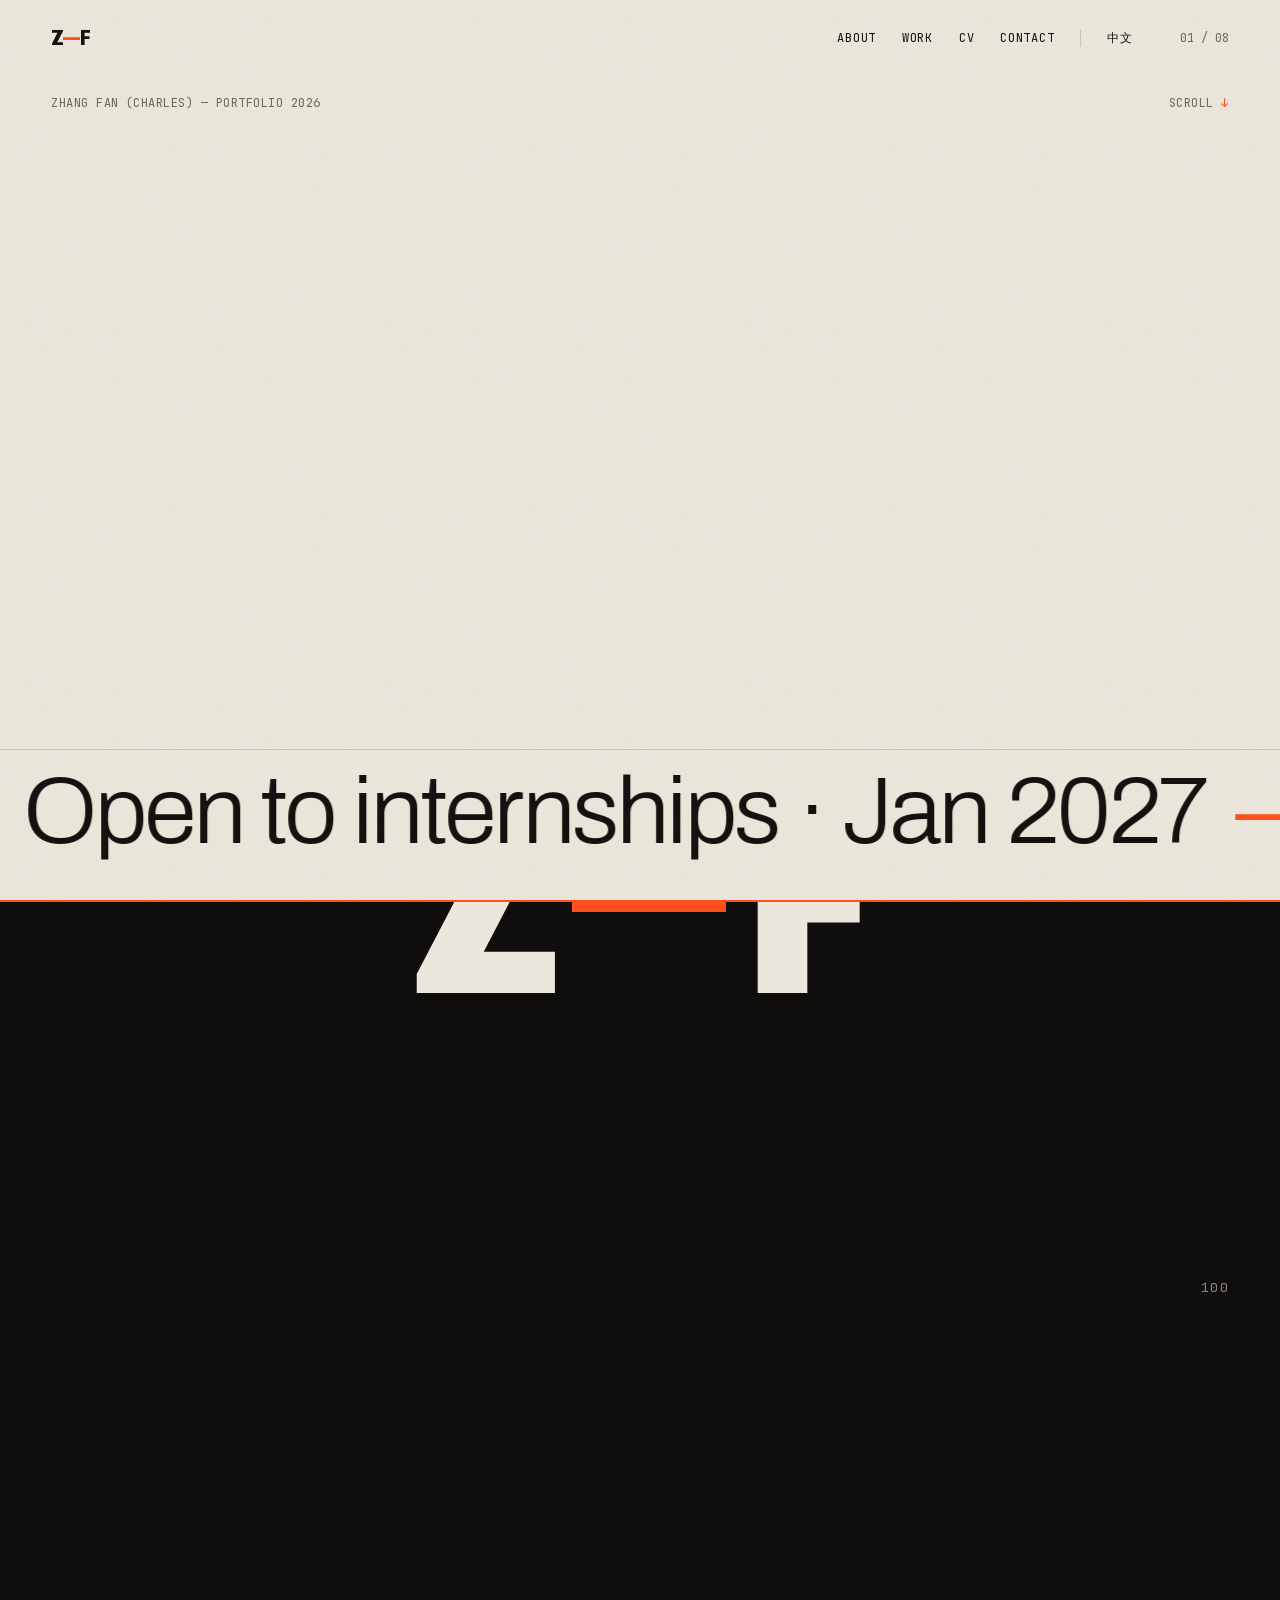
<file: index.html>
<!doctype html>
<html lang="en">
<head>
  <meta charset="utf-8">
  <meta name="viewport" content="width=device-width, initial-scale=1">
  <title>Zhang Fan — Agents, Games &amp; Stories</title>
  <meta name="description" content="Portfolio of Zhang Fan (Charles): AI agent engineering, game development and AI filmmaking.">
  <meta name="theme-color" content="#eee9df">
  <link rel="icon" href="data:image/svg+xml,%3Csvg xmlns='http://www.w3.org/2000/svg' viewBox='0 0 64 64'%3E%3Crect width='64' height='64' rx='12' fill='%230f0e0d'/%3E%3Crect x='14' y='29' width='36' height='6' fill='%23ff4f1a'/%3E%3C/svg%3E">
  <link rel="alternate" hreflang="en" href="https://zhangjunqiu-alan.github.io/">
  <link rel="alternate" hreflang="zh-CN" href="https://zhangjunqiu-alan.github.io/zh/">
  <link rel="preload" href="assets/fonts/Archivo.woff2" as="font" type="font/woff2" crossorigin>
  <script>(function(){var r=matchMedia("(prefers-reduced-motion: reduce)").matches,c=document.documentElement.classList;c.add(!r&&innerWidth>=900&&innerHeight>=600?"split":"flow");if(!r)c.add("intro-on")})()</script>
  <link rel="stylesheet" href="assets/fonts/fonts.css">
  <link rel="stylesheet" href="style.css">
  <script src="assets/vendor/lenis.min.js" defer></script>
  <script src="main.js" defer></script>
</head>
<body>
  <div class="intro" id="intro" aria-hidden="true">
    <div class="intro-half intro-top"><div class="intro-face"><span class="mono-mark"><b>Z</b><i></i><b>F</b></span><span class="intro-count">000</span></div></div>
    <div class="intro-half intro-bot"><div class="intro-face"><span class="mono-mark"><b>Z</b><i></i><b>F</b></span><span class="intro-count">000</span></div></div>
  </div>

  <header class="bar" id="bar" data-theme="paper">
    <a class="bar-logo" href="#top" data-goto="0" aria-label="Back to top">Z<span>—</span>F</a>
    <nav class="bar-nav" aria-label="Sections">
      <a href="#about" data-goto="1">About</a>
      <a href="#primoria" data-goto="2">Work</a>
      <a href="#cv" data-goto="6">CV</a>
      <a href="#contact" data-goto="7">Contact</a>
      <a class="bar-lang" href="zh/" lang="zh-CN" hreflang="zh-CN">中文</a>
    </nav>
    <span class="bar-count" aria-hidden="true"><span id="count-now">01</span> / 08</span>
  </header>

  <main class="stage" id="stage">

    <section class="panel" id="top" data-theme="paper" data-dwell="0.5" aria-label="Intro">
      <div class="panel-inner hero">
        <p class="hero-eyebrow mono">Zhang Fan (Charles) — Portfolio 2026</p>
        <h1 class="hero-title" aria-label="Agents, games and stories">
          <span class="hl"><span>Agents,</span></span>
          <span class="hl hl-indent"><span>Games &amp;</span></span>
          <span class="hl"><span>Stories</span><small class="hero-side mono">IT student at James Cook University, Singapore.<br>I build AI agents, make games,<br>and am making a short film with AI.</small></span>
        </h1>
        <div class="marquee" aria-hidden="true">
          <div class="marquee-track"><span>Open to internships · Jan 2027 <em>—</em> Primoria <em>—</em> <span class="zh">诸界余烬</span> <em>—</em> <span class="zh">大淖记事</span> <em>—</em>&nbsp;</span><span>Open to internships · Jan 2027 <em>—</em> Primoria <em>—</em> <span class="zh">诸界余烬</span> <em>—</em> <span class="zh">大淖记事</span> <em>—</em>&nbsp;</span><span>Open to internships · Jan 2027 <em>—</em> Primoria <em>—</em> <span class="zh">诸界余烬</span> <em>—</em> <span class="zh">大淖记事</span> <em>—</em>&nbsp;</span></div>
        </div>
        <p class="scroll-hint mono" aria-hidden="true">Scroll <span>↓</span></p>
      </div>
    </section>

    <section class="panel" id="about" data-theme="ink" data-dwell="0.7" aria-labelledby="about-title">
      <div class="panel-inner about">
        <p class="pre mono" id="about-title">(About)</p>
        <p class="statement" data-lines>I build systems that make hard things feel playable — an AI tutor that turns a question into a lesson, and a roguelite where every drop rewrites your build.</p>
        <div class="about-row">
          <dl class="facts mono reveal">
            <div><dt>Study</dt><dd>Bachelor of IT, James Cook University Singapore · GPA 6.17 / 7 · JCU Merit Scholarship</dd></div>
            <div><dt>Tools</dt><dd>Python · TypeScript · React / Next.js · LangGraph · PostgreSQL · Godot</dd></div>
            <div><dt>Next</dt><dd>Open to a 4+ month full-time internship from mid–late January 2027 — AI applications, agent engineering, full-stack &amp; backend</dd></div>
          </dl>
          <a class="magnet round ember-btn" href="#primoria" data-goto="2"><span class="magnet-in">See the work ↓</span></a>
        </div>
      </div>
    </section>

    <section class="panel" id="primoria" data-theme="sage" data-dwell="1.1" aria-labelledby="pri-title">
      <div class="panel-inner project">
        <div class="project-copy">
          <p class="pre mono"><span>01 / 03</span> AI learning platform — Capstone — 2026</p>
          <h2 class="project-title" id="pri-title"><span class="hl"><span>Primoria</span></span></h2>
          <p class="badge mono reveal">★ HackaStone 2026 Grand Finalist · Amsterdam</p>
          <p class="lead" data-lines>Say what you want to learn and Primoria lays the path. In our team capstone I designed the AI tutor's architecture and built its core runtime.</p>
          <ol class="points reveal">
            <li>A LangGraph tutor routes intent to tools; long course generation runs as background jobs, with run state kept in PostgreSQL.</li>
            <li>Hybrid retrieval over uploaded lectures — BM25 + pgvector — so answers quote the file and page.</li>
            <li>The model fills validated parameters for 49 reusable teaching components instead of writing whole lessons.</li>
          </ol>
          <div class="project-foot reveal">
            <p class="stack mono">TypeScript · Next.js · LangGraph · PostgreSQL · pgvector</p>
            <a class="magnet pill" href="https://primoria.app/" target="_blank" rel="noopener"><span class="magnet-in">primoria.app ↗</span></a>
          </div>
        </div>
        <div class="collage collage-pri" aria-label="Primoria screenshots">
          <figure class="c c1" data-from="-8 70 -6 1.15"><img src="assets/img/pri-home.webp" alt="Primoria home page: say what you want to learn" width="1600" height="1000"></figure>
          <figure class="c c2" data-from="22 95 7 1.2"><img src="assets/img/pri-lesson.webp" alt="A Primoria lesson explaining self-attention" width="960" height="540"></figure>
          <figure class="c c3" data-from="-25 120 9 1.25"><img src="assets/img/pri-wave.webp" alt="Interactive wave superposition component" width="960" height="540"></figure>
          <figure class="c c4" data-from="15 140 -10 1.2"><img src="assets/img/pri-graph.webp" alt="Knowledge graph connecting linear algebra and deep learning concepts" width="960" height="540"></figure>
        </div>
      </div>
    </section>

    <section class="panel" id="game" data-theme="ember-dark" data-dwell="1.1" aria-labelledby="game-title">
      <div class="panel-inner project project-flip">
        <div class="project-copy">
          <p class="pre mono"><span>02 / 03</span> Game in development — Godot</p>
          <h2 class="project-title zh-title" id="game-title"><span class="hl"><span class="zh">诸界余烬</span></span><span class="sub mono">Embers of the Realms</span></h2>
          <p class="lead" data-lines>A Norse-myth action roguelite I'm building in Godot: Hades-style rooms, gods whose boons slot into your build, and gear drops that change how you play.</p>
          <ol class="points reveal">
            <li>Designed the gear system — affixes, set bonuses, and how each drop feeds back into boon choices and combat balance.</li>
            <li>Built the run loop: rooms, XP and level-up picks, god boons and fusion skills.</li>
            <li>Art direction across painted card art, snow-temple environments and stylised 3D characters.</li>
          </ol>
          <p class="stack mono reveal">Godot · GDScript · Blender · AI-assisted art pipeline</p>
        </div>
        <div class="collage collage-game" aria-label="Embers of the Realms screenshots">
          <figure class="c g1" data-from="10 80 5 1.2"><img src="assets/img/game-title.webp" alt="Title screen of Embers of the Realms" width="1400" height="875"><figcaption class="mono">In-game · title</figcaption></figure>
          <figure class="c g2" data-from="-20 110 -8 1.25"><img src="assets/img/game-approach.webp" alt="Swordsman approaching a frozen stone courtyard" width="1280" height="720"><figcaption class="mono">In-game · Frozen courtyard</figcaption></figure>
          <figure class="c g3" data-from="25 130 10 1.2"><img src="assets/img/game-odin.webp" alt="Odin card illustration" width="933" height="1400"><figcaption class="mono">Card art · Odin</figcaption></figure>
          <figure class="c g4" data-from="-10 150 6 1.25"><img src="assets/img/game-longhouse.webp" alt="Longhouse gate in the snow" width="1280" height="720"><figcaption class="mono">In-game · Longhouse</figcaption></figure>
        </div>
      </div>
    </section>

    <section class="panel" id="film" data-theme="sepia" data-dwell="1" aria-labelledby="film-title">
      <div class="panel-inner film">
        <div class="film-head">
          <p class="pre mono"><span>03 / 03</span> AI short film — In production</p>
          <h2 class="project-title zh-title" id="film-title"><span class="hl"><span class="zh">大淖记事</span></span><span class="sub mono">A Tale of Big Nur</span></h2>
        </div>
        <div class="film-strip">
          <figure class="c f1"><img src="assets/img/film-reeds.webp" alt="Reed island in morning mist" width="1400" height="586"></figure>
          <figure class="c f2"><img src="assets/img/film-yard.webp" alt="A young woman and a tinsmith working in a courtyard" width="1400" height="586"></figure>
          <figure class="c f3"><img src="assets/img/film-row.webp" alt="A row of tinsmiths seated against a wall" width="1400" height="586"></figure>
        </div>
        <div class="film-copy">
          <p class="lead" data-lines>An adaptation of Wang Zengqi's 1981 novella, made with image and video models: a realistic film look, sparse dialogue, and the original prose as voice-over.</p>
          <p class="stack mono reveal">Adaptation · storyboard · look development · generation</p>
        </div>
      </div>
    </section>

    <section class="panel" id="more" data-theme="ink" data-dwell="0.6" aria-labelledby="more-title">
      <div class="panel-inner more">
        <p class="pre mono" id="more-title">(More work)</p>
        <ul class="rows" id="rows">
          <li class="row" data-preview="0"><span class="row-name">Lumina</span><span class="row-what">Vocabulary &amp; IELTS practice app I built for myself</span><span class="row-tag mono">Web · Android</span></li>
          <li class="row" data-preview="1"><span class="row-name">Conser-vision</span><span class="row-what">Wildlife image classification — augmentation &amp; ensembling</span><span class="row-tag mono">Deep learning · 2026</span></li>
          <li class="row" data-preview="2"><span class="row-name">Yellow River</span><span class="row-what">Discharge modelling on monitoring data — provincial 3rd prize</span><span class="row-tag mono">CUMCM · Python</span></li>
          <li class="row" data-preview="3"><span class="row-name">This site</span><span class="row-what">Split-screen scroll engine, written from scratch</span><span class="row-tag mono">HTML · CSS · JS</span></li>
        </ul>
      </div>
    </section>

    <section class="panel" id="cv" data-theme="paper" data-dwell="0.5" aria-labelledby="cv-title">
      <div class="panel-inner cv">
        <div class="cv-head">
          <h2 class="cv-title" id="cv-title"><span class="hl"><span>Résumé</span></span></h2>
          <a class="magnet pill reveal" href="assets/cv/Zhang_Fan_Resume.pdf" target="_blank" rel="noopener"><span class="magnet-in">Download CV · PDF ↗</span></a>
        </div>
        <div class="cv-cols reveal">
          <div class="cv-col">
            <h3 class="mono">Education</h3>
            <ol>
              <li><span class="cv-when mono">2025 — 2026</span><b>James Cook University, Singapore</b><span>Bachelor of Information Technology · GPA 6.17 / 7 · JCU Merit Scholarship · coursework completes Dec 2026</span></li>
              <li><span class="cv-when mono">2022 — 2025</span><b>Fuzhou Melbourne Polytechnic</b><span>Information Technology, Sino-Australian joint programme</span></li>
            </ol>
          </div>
          <div class="cv-col">
            <h3 class="mono">Experience</h3>
            <ol>
              <li><span class="cv-when mono">2027 →</span><b>Looking for an internship</b><span>Full-time, 4+ months, from mid–late January 2027 · AI applications, agents, full-stack &amp; backend</span></li>
              <li><span class="cv-when mono">Mar — Jul 2025</span><b>Dongguan Yuhang Precision Machinery</b><span>CNC programming intern · generated machining programs from part drawings with CAM software</span></li>
            </ol>
          </div>
          <div class="cv-col">
            <h3 class="mono">Honours</h3>
            <ol>
              <li><span class="cv-when mono">2026</span><b>HackaStone Grand Finalist</b><span>Team Primoria, representing JCU Singapore</span></li>
              <li><span class="cv-when mono">CUMCM</span><b>Provincial Third Prize</b><span>Mathematical Contest in Modeling · Yellow River discharge (team)</span></li>
              <li><span class="cv-when mono">Campus</span><b>First Place, C Programming</b><span>Campus programming competition</span></li>
            </ol>
          </div>
        </div>
        <dl class="cv-skills mono reveal">
          <div><dt>Programming</dt><dd>Python · TypeScript · C · Git · React · Next.js · PostgreSQL</dd></div>
          <div><dt>Applied AI</dt><dd>LangGraph · tool calling · RAG · vector retrieval · fastai</dd></div>
          <div><dt>Games &amp; film</dt><dd>Godot · GDScript · Blender · image &amp; video generation</dd></div>
        </dl>
      </div>
    </section>

    <section class="panel" id="contact" data-theme="ember" data-dwell="0" aria-labelledby="contact-title">
      <div class="panel-inner contact">
        <h2 class="contact-title" id="contact-title"><span class="hl"><span>Let's build</span></span><span class="hl hl-indent"><span>something.</span></span></h2>
        <div class="contact-row">
          <a class="magnet round ink-btn" href="mailto:alanmuskccoder@gmail.com"><span class="magnet-in">Email me ↗</span></a>
          <div class="contact-main">
            <a class="contact-mail" href="mailto:alanmuskccoder@gmail.com">alanmuskccoder@gmail.com</a>
            <ul class="contact-links mono">
              <li><a href="tel:+6586017391">+65 8601 7391</a></li>
              <li><a href="https://github.com/ZhangJunQiu-Alan" target="_blank" rel="noopener">GitHub ↗</a></li>
              <li><a href="https://primoria.app/" target="_blank" rel="noopener">primoria.app ↗</a></li>
              <li><a href="assets/cv/Zhang_Fan_Resume.pdf" target="_blank" rel="noopener">CV (PDF) ↗</a></li>
            </ul>
          </div>
        </div>
        <footer class="foot mono">
          <span>© 2026 Zhang Fan</span>
          <span>Singapore · <time id="clock">--:--</time> SGT</span>
          <a href="#top" data-goto="0">Back to top ↑</a>
        </footer>
      </div>
    </section>
  </main>
  <div class="scroller" id="scroller" aria-hidden="true"></div>

  <div class="preview" id="preview" aria-hidden="true">
    <div class="preview-box"><div class="preview-strip">
      <div class="preview-item"><img src="assets/img/lumina-home.webp" alt=""></div>
      <div class="preview-item pv-type pv-green"><span>5-fold<br>ResNet18<br>+ TTA</span></div>
      <div class="preview-item pv-type pv-sand"><span>Q(t)<br>黄河</span></div>
      <div class="preview-item pv-type pv-ember"><span>Z<i>—</i>F</span></div>
    </div></div>
  </div>
</body>
</html>
</file>
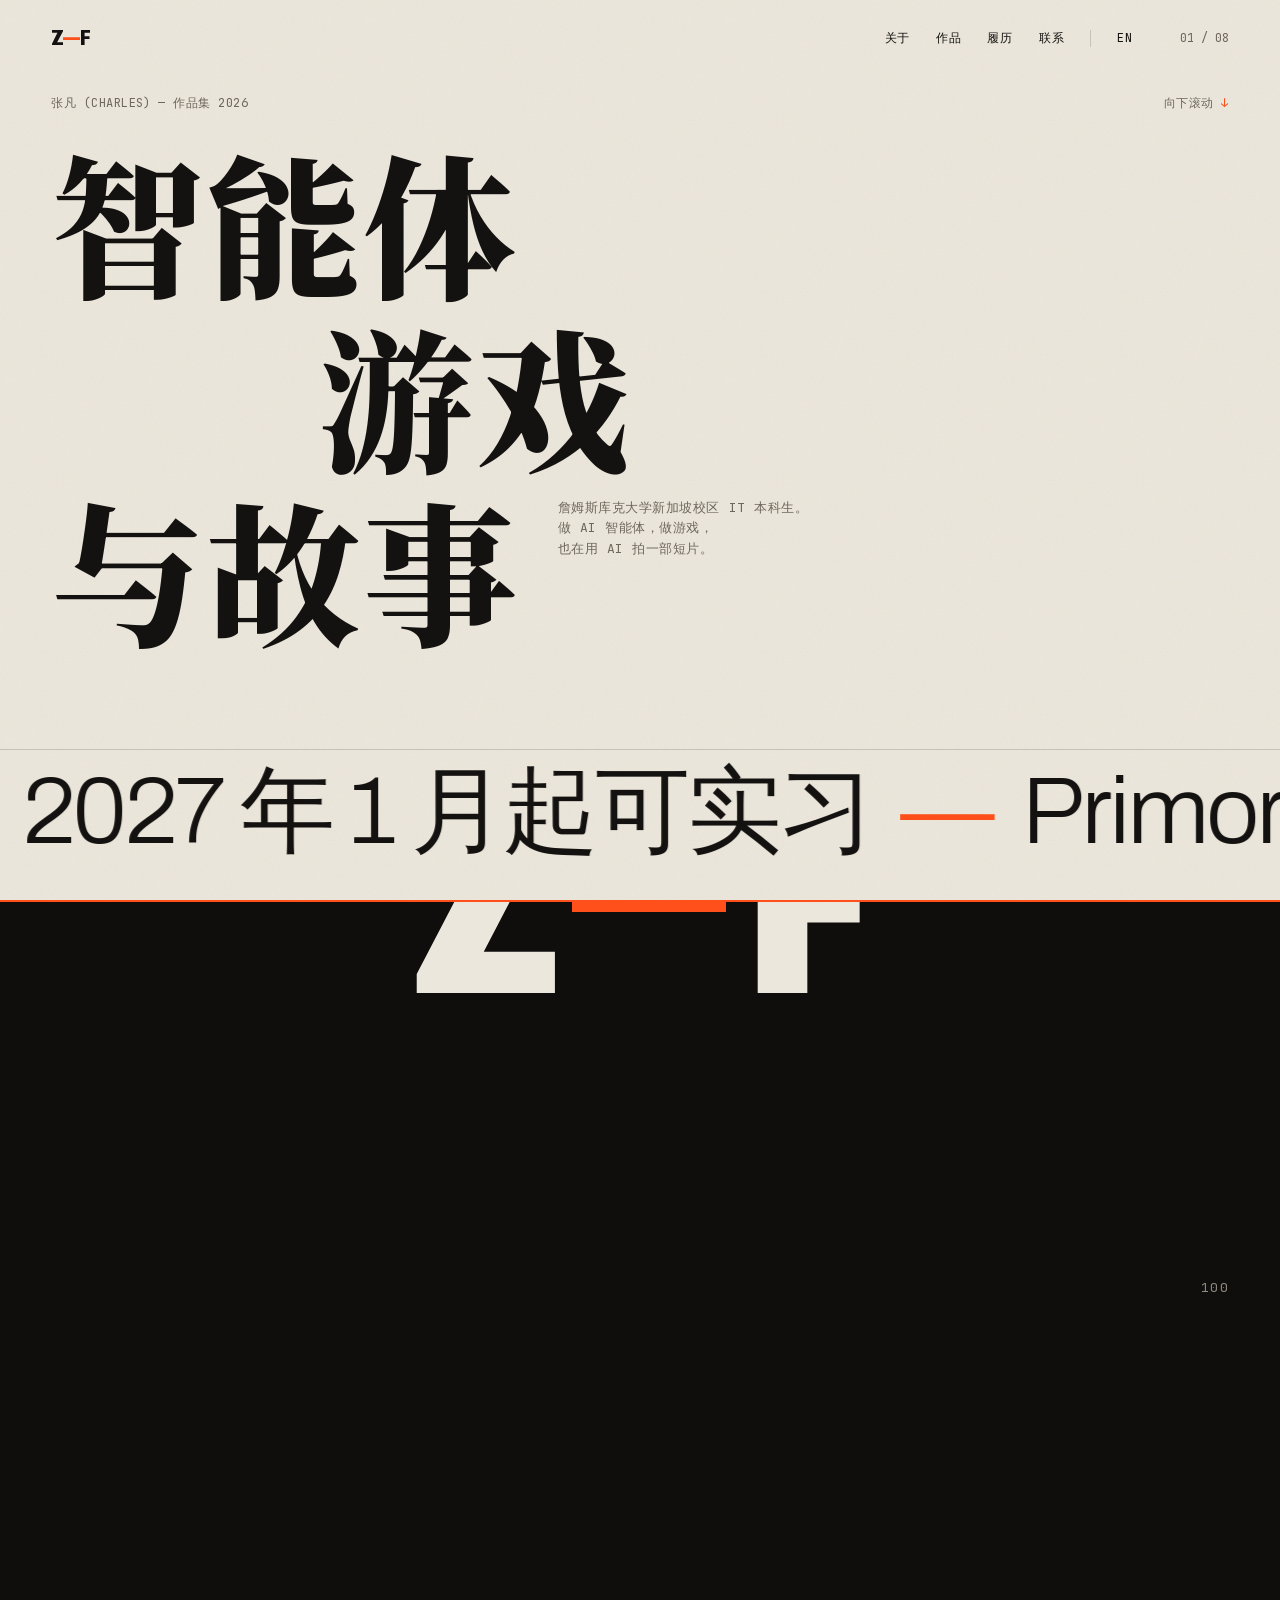
<file: zh/index.html>
<!doctype html>
<html lang="zh-CN">
<head>
  <meta charset="utf-8">
  <meta name="viewport" content="width=device-width, initial-scale=1">
  <title>张凡 — 智能体、游戏与故事</title>
  <meta name="description" content="张凡（Charles）的作品集：AI 智能体开发、独立游戏与 AI 短片。">
  <meta name="theme-color" content="#eee9df">
  <link rel="icon" href="data:image/svg+xml,%3Csvg xmlns='http://www.w3.org/2000/svg' viewBox='0 0 64 64'%3E%3Crect width='64' height='64' rx='12' fill='%230f0e0d'/%3E%3Crect x='14' y='29' width='36' height='6' fill='%23ff4f1a'/%3E%3C/svg%3E">
  <link rel="alternate" hreflang="en" href="https://zhangjunqiu-alan.github.io/">
  <link rel="alternate" hreflang="zh-CN" href="https://zhangjunqiu-alan.github.io/zh/">
  <link rel="preload" href="../assets/fonts/Archivo.woff2" as="font" type="font/woff2" crossorigin>
  <link rel="preload" href="../assets/fonts/NotoSerifSC-900.woff2" as="font" type="font/woff2" crossorigin>
  <script>(function(){var r=matchMedia("(prefers-reduced-motion: reduce)").matches,c=document.documentElement.classList;c.add(!r&&innerWidth>=900&&innerHeight>=600?"split":"flow");if(!r)c.add("intro-on")})()</script>
  <link rel="stylesheet" href="../assets/fonts/fonts.css">
  <link rel="stylesheet" href="../style.css">
  <script src="../assets/vendor/lenis.min.js" defer></script>
  <script src="../main.js" defer></script>
</head>
<body>
  <div class="intro" id="intro" aria-hidden="true">
    <div class="intro-half intro-top"><div class="intro-face"><span class="mono-mark"><b>Z</b><i></i><b>F</b></span><span class="intro-count">000</span></div></div>
    <div class="intro-half intro-bot"><div class="intro-face"><span class="mono-mark"><b>Z</b><i></i><b>F</b></span><span class="intro-count">000</span></div></div>
  </div>

  <header class="bar" id="bar" data-theme="paper">
    <a class="bar-logo" href="#top" data-goto="0" aria-label="回到顶部">Z<span>—</span>F</a>
    <nav class="bar-nav" aria-label="页面导航">
      <a href="#about" data-goto="1">关于</a>
      <a href="#primoria" data-goto="2">作品</a>
      <a href="#cv" data-goto="6">履历</a>
      <a href="#contact" data-goto="7">联系</a>
      <a class="bar-lang" href="../" lang="en" hreflang="en">EN</a>
    </nav>
    <span class="bar-count" aria-hidden="true"><span id="count-now">01</span> / 08</span>
  </header>

  <main class="stage" id="stage">

    <section class="panel" id="top" data-theme="paper" data-dwell="0.5" aria-label="开场">
      <div class="panel-inner hero">
        <p class="hero-eyebrow mono">张凡 (Charles) — 作品集 2026</p>
        <h1 class="hero-title" aria-label="智能体、游戏与故事">
          <span class="hl"><span class="zh">智能体</span></span>
          <span class="hl hl-indent"><span class="zh">游戏</span></span>
          <span class="hl"><span class="zh">与故事</span><small class="hero-side mono">詹姆斯库克大学新加坡校区 IT 本科生。<br>做 AI 智能体，做游戏，<br>也在用 AI 拍一部短片。</small></span>
        </h1>
        <div class="marquee" aria-hidden="true">
          <div class="marquee-track"><span>2027 年 1 月起可实习 <em>—</em> Primoria <em>—</em> <span class="zh">诸界余烬</span> <em>—</em> <span class="zh">大淖记事</span> <em>—</em>&nbsp;</span><span>2027 年 1 月起可实习 <em>—</em> Primoria <em>—</em> <span class="zh">诸界余烬</span> <em>—</em> <span class="zh">大淖记事</span> <em>—</em>&nbsp;</span><span>2027 年 1 月起可实习 <em>—</em> Primoria <em>—</em> <span class="zh">诸界余烬</span> <em>—</em> <span class="zh">大淖记事</span> <em>—</em>&nbsp;</span></div>
        </div>
        <p class="scroll-hint mono" aria-hidden="true">向下滚动 <span>↓</span></p>
      </div>
    </section>

    <section class="panel" id="about" data-theme="ink" data-dwell="0.7" aria-labelledby="about-title">
      <div class="panel-inner about">
        <p class="pre mono" id="about-title">(关于)</p>
        <p class="statement" data-lines>我喜欢把难的东西做得像游戏一样好上手：一个把提问变成一堂课的 AI 导师，一款每件掉落都会改写构筑的 Roguelite。</p>
        <div class="about-row">
          <dl class="facts mono reveal">
            <div><dt>学业</dt><dd>詹姆斯库克大学新加坡校区 信息技术学士 · GPA 6.17 / 7 · JCU Merit Scholarship</dd></div>
            <div><dt>工具</dt><dd>Python · TypeScript · React / Next.js · LangGraph · PostgreSQL · Godot</dd></div>
            <div><dt>下一步</dt><dd>2027 年 1 月中下旬起可全职实习 4 个月以上 — AI 应用与 Agent 开发、全栈与后端</dd></div>
          </dl>
          <a class="magnet round ember-btn" href="#primoria" data-goto="2"><span class="magnet-in">看作品 ↓</span></a>
        </div>
      </div>
    </section>

    <section class="panel" id="primoria" data-theme="sage" data-dwell="1.1" aria-labelledby="pri-title">
      <div class="panel-inner project">
        <div class="project-copy">
          <p class="pre mono"><span>01 / 03</span> AI 学习平台 — 本科毕业项目 — 2026</p>
          <h2 class="project-title" id="pri-title"><span class="hl"><span>Primoria</span></span></h2>
          <p class="badge mono reveal">★ HackaStone 2026 全球总决赛入围 · 阿姆斯特丹</p>
          <p class="lead" data-lines>说出你想学什么，Primoria 帮你铺好学习路径。在这个团队毕业项目里，我设计了 AI 导师的架构，并实现了它的核心运行时。</p>
          <ol class="points reveal">
            <li>LangGraph 导师按意图调用工具；耗时的课程生成放到后台任务执行，运行状态存在 PostgreSQL。</li>
            <li>对上传的课件做 BM25 + pgvector 混合检索，回答时注明出自哪个文件、哪一页。</li>
            <li>模型只为 49 个可复用教学组件填写经过校验的参数，而不是整课从头生成。</li>
          </ol>
          <div class="project-foot reveal">
            <p class="stack mono">TypeScript · Next.js · LangGraph · PostgreSQL · pgvector</p>
            <a class="magnet pill" href="https://primoria.app/" target="_blank" rel="noopener"><span class="magnet-in">primoria.app ↗</span></a>
          </div>
        </div>
        <div class="collage collage-pri" aria-label="Primoria 截图">
          <figure class="c c1" data-from="-8 70 -6 1.15"><img src="../assets/img/pri-home.webp" alt="Primoria 首页：说出你想学什么" width="1600" height="1000"></figure>
          <figure class="c c2" data-from="22 95 7 1.2"><img src="../assets/img/pri-lesson.webp" alt="Primoria 讲解自注意力机制的一课" width="960" height="540"></figure>
          <figure class="c c3" data-from="-25 120 9 1.25"><img src="../assets/img/pri-wave.webp" alt="波的叠加交互组件" width="960" height="540"></figure>
          <figure class="c c4" data-from="15 140 -10 1.2"><img src="../assets/img/pri-graph.webp" alt="连接线性代数与深度学习概念的知识图谱" width="960" height="540"></figure>
        </div>
      </div>
    </section>

    <section class="panel" id="game" data-theme="ember-dark" data-dwell="1.1" aria-labelledby="game-title">
      <div class="panel-inner project project-flip">
        <div class="project-copy">
          <p class="pre mono"><span>02 / 03</span> 开发中的游戏 — Godot</p>
          <h2 class="project-title zh-title" id="game-title"><span class="hl"><span class="zh">诸界余烬</span></span><span class="sub mono">Embers of the Realms</span></h2>
          <p class="lead" data-lines>我正在用 Godot 开发的北欧神话动作 Roguelite：Hades 式的房间推进，神明祝福嵌进你的构筑，装备掉落改变打法。</p>
          <ol class="points reveal">
            <li>设计装备系统：词条、套装效果，以及每件掉落如何影响祝福选择和战斗平衡。</li>
            <li>搭建单局循环：房间、经验与升级选择、神明祝福和融合技能。</li>
            <li>美术方向：厚涂卡面、雪原神殿场景和风格化 3D 角色。</li>
          </ol>
          <p class="stack mono reveal">Godot · GDScript · Blender · AI 辅助美术管线</p>
        </div>
        <div class="collage collage-game" aria-label="诸界余烬截图">
          <figure class="c g1" data-from="10 80 5 1.2"><img src="../assets/img/game-title.webp" alt="诸界余烬标题画面" width="1400" height="875"><figcaption class="mono">实机 · 标题画面</figcaption></figure>
          <figure class="c g2" data-from="-20 110 -8 1.25"><img src="../assets/img/game-approach.webp" alt="剑士走向冰封的石砌庭院" width="1280" height="720"><figcaption class="mono">实机 · 冻石庭院</figcaption></figure>
          <figure class="c g3" data-from="25 130 10 1.2"><img src="../assets/img/game-odin.webp" alt="奥丁卡面插画" width="933" height="1400"><figcaption class="mono">卡面 · 奥丁</figcaption></figure>
          <figure class="c g4" data-from="-10 150 6 1.25"><img src="../assets/img/game-longhouse.webp" alt="雪中的长屋大门" width="1280" height="720"><figcaption class="mono">实机 · 长屋</figcaption></figure>
        </div>
      </div>
    </section>

    <section class="panel" id="film" data-theme="sepia" data-dwell="1" aria-labelledby="film-title">
      <div class="panel-inner film">
        <div class="film-head">
          <p class="pre mono"><span>03 / 03</span> AI 短片 — 制作中</p>
          <h2 class="project-title zh-title" id="film-title"><span class="hl"><span class="zh">大淖记事</span></span><span class="sub mono">A Tale of Big Nur</span></h2>
        </div>
        <div class="film-strip">
          <figure class="c f1"><img src="../assets/img/film-reeds.webp" alt="晨雾中的芦苇沙洲" width="1400" height="586"></figure>
          <figure class="c f2"><img src="../assets/img/film-yard.webp" alt="院子里的姑娘和锡匠" width="1400" height="586"></figure>
          <figure class="c f3"><img src="../assets/img/film-row.webp" alt="靠墙坐成一排的锡匠" width="1400" height="586"></figure>
        </div>
        <div class="film-copy">
          <p class="lead" data-lines>改编自汪曾祺 1981 年的同名小说，用图像和视频模型制作：写实的电影质感，克制的对白，以原文作旁白。</p>
          <p class="stack mono reveal">改编 · 分镜 · 视觉定调 · 生成</p>
        </div>
      </div>
    </section>

    <section class="panel" id="more" data-theme="ink" data-dwell="0.6" aria-labelledby="more-title">
      <div class="panel-inner more">
        <p class="pre mono" id="more-title">(更多项目)</p>
        <ul class="rows" id="rows">
          <li class="row" data-preview="0"><span class="row-name">Lumina</span><span class="row-what">给自己做的背单词与雅思练习应用</span><span class="row-tag mono">Web · Android</span></li>
          <li class="row" data-preview="1"><span class="row-name">Conser-vision</span><span class="row-what">野生动物图像分类，负责数据增强与模型集成</span><span class="row-tag mono">深度学习 · 2026</span></li>
          <li class="row" data-preview="2"><span class="row-name zh">黄河流量建模</span><span class="row-what">用监测数据做流量建模，全国大学生数学建模竞赛省级三等奖</span><span class="row-tag mono">数学建模 · Python</span></li>
          <li class="row" data-preview="3"><span class="row-name zh">本站</span><span class="row-what">裂屏滚动引擎，从零手写</span><span class="row-tag mono">HTML · CSS · JS</span></li>
        </ul>
      </div>
    </section>

    <section class="panel" id="cv" data-theme="paper" data-dwell="0.5" aria-labelledby="cv-title">
      <div class="panel-inner cv">
        <div class="cv-head">
          <h2 class="cv-title zh" id="cv-title"><span class="hl"><span>履历</span></span></h2>
          <a class="magnet pill reveal" href="../assets/cv/Zhang_Fan_Resume_ZH.pdf" target="_blank" rel="noopener"><span class="magnet-in">下载简历 · PDF ↗</span></a>
        </div>
        <div class="cv-cols reveal">
          <div class="cv-col">
            <h3 class="mono">教育背景</h3>
            <ol>
              <li><span class="cv-when mono">2025.09 — 2026.12</span><b>詹姆斯库克大学新加坡校区</b><span>信息技术学士 · GPA 6.17 / 7 · JCU Merit Scholarship · 预计 2026 年 12 月完成课程</span></li>
              <li><span class="cv-when mono">2022.09 — 2025.02</span><b>福州墨尔本理工职业学院</b><span>信息技术（中外合作办学）</span></li>
            </ol>
          </div>
          <div class="cv-col">
            <h3 class="mono">经历</h3>
            <ol>
              <li><span class="cv-when mono">2027 →</span><b>寻找实习机会</b><span>2027 年 1 月中下旬到岗，全职至少 4 个月，可协商延长 · AI 应用与 Agent 开发、全栈与后端</span></li>
              <li><span class="cv-when mono">2025.03 — 2025.07</span><b>东莞市宇航精密机械有限公司</b><span>数控加工实习生（CNC 编程）· 用 CAM 软件按零件图纸生成加工程序并导入机床</span></li>
            </ol>
          </div>
          <div class="cv-col">
            <h3 class="mono">荣誉</h3>
            <ol>
              <li><span class="cv-when mono">2026</span><b>HackaStone 全球总决赛入围</b><span>Primoria 团队，代表 JCU 新加坡校区</span></li>
              <li><span class="cv-when mono">数学建模国赛</span><b>省级三等奖</b><span>全国大学生数学建模竞赛 · 黄河流量建模（团队）</span></li>
              <li><span class="cv-when mono">校内</span><b>C 语言竞赛第一名</b><span>福州墨尔本理工职业学院</span></li>
            </ol>
          </div>
        </div>
        <dl class="cv-skills mono reveal">
          <div><dt>编程与工具</dt><dd>Python · TypeScript · C · Git · React · Next.js · PostgreSQL</dd></div>
          <div><dt>AI 应用</dt><dd>LangGraph · 工具调用 · RAG · 向量检索 · fastai</dd></div>
          <div><dt>游戏与影像</dt><dd>Godot · GDScript · Blender · 图像与视频生成</dd></div>
        </dl>
      </div>
    </section>

    <section class="panel" id="contact" data-theme="ember" data-dwell="0" aria-labelledby="contact-title">
      <div class="panel-inner contact">
        <h2 class="contact-title zh" id="contact-title"><span class="hl"><span>一起</span></span><span class="hl hl-indent"><span>做点东西。</span></span></h2>
        <div class="contact-row">
          <a class="magnet round ink-btn" href="mailto:alanmuskccoder@gmail.com"><span class="magnet-in">发邮件 ↗</span></a>
          <div class="contact-main">
            <a class="contact-mail" href="mailto:alanmuskccoder@gmail.com">alanmuskccoder@gmail.com</a>
            <ul class="contact-links mono">
              <li><a href="tel:+8618025192301">+86 180 2519 2301</a></li>
              <li><a href="tel:+6586017391">+65 8601 7391</a></li>
              <li><a href="https://github.com/ZhangJunQiu-Alan" target="_blank" rel="noopener">GitHub ↗</a></li>
              <li><a href="https://primoria.app/" target="_blank" rel="noopener">primoria.app ↗</a></li>
              <li><a href="../assets/cv/Zhang_Fan_Resume_ZH.pdf" target="_blank" rel="noopener">简历 PDF ↗</a></li>
            </ul>
          </div>
        </div>
        <footer class="foot mono">
          <span>© 2026 张凡</span>
          <span>新加坡 · <time id="clock">--:--</time> SGT</span>
          <a href="#top" data-goto="0">回到顶部 ↑</a>
        </footer>
      </div>
    </section>
  </main>
  <div class="scroller" id="scroller" aria-hidden="true"></div>

  <div class="preview" id="preview" aria-hidden="true">
    <div class="preview-box"><div class="preview-strip">
      <div class="preview-item"><img src="../assets/img/lumina-home.webp" alt=""></div>
      <div class="preview-item pv-type pv-green"><span>5-fold<br>ResNet18<br>+ TTA</span></div>
      <div class="preview-item pv-type pv-sand"><span>Q(t)<br>黄河</span></div>
      <div class="preview-item pv-type pv-ember"><span>Z<i>—</i>F</span></div>
    </div></div>
  </div>
</body>
</html>
</file>
<file: assets/fonts/fonts.css>
@font-face { font-family: 'Archivo'; font-style: normal; font-weight: 100 900; font-stretch: 62% 125%; font-display: swap; src: url(Archivo.woff2) format('woff2'); }
@font-face { font-family: 'JetBrains Mono'; font-style: normal; font-weight: 400 500; font-display: swap; src: url(JetBrainsMono.woff2) format('woff2'); }
@font-face { font-family: 'Noto Serif SC'; font-style: normal; font-weight: 900; font-display: swap; src: url(NotoSerifSC-900.woff2) format('woff2'); }
</file>
<file: style.css>
:root {
  --pad: clamp(18px, 4vw, 64px);
  --bar-h: 76px;
  --mono: "JetBrains Mono", ui-monospace, monospace;
  --zh: "Noto Serif SC", "Songti SC", serif;
  --out: cubic-bezier(.19, 1, .22, 1);
}
[data-theme="paper"] { --bg: #ece7dc; --fg: #141210; --accent: #ff4f1a; --muted: #6f685d; --line: rgba(20, 18, 16, .16); }
[data-theme="ink"] { --bg: #0f0e0d; --fg: #ece7dc; --accent: #ff5a22; --muted: #8e887e; --line: rgba(236, 231, 220, .16); }
[data-theme="sage"] { --bg: #e3e7da; --fg: #132a1f; --accent: #1f4a37; --muted: #536459; --line: rgba(19, 42, 31, .18); }
[data-theme="ember-dark"] { --bg: #150d09; --fg: #f2e4d3; --accent: #ff6a2a; --muted: #a38e7a; --line: rgba(242, 228, 211, .15); }
[data-theme="sepia"] { --bg: #e2d7c3; --fg: #2a2017; --accent: #94551f; --muted: #75634e; --line: rgba(42, 32, 23, .18); }
[data-theme="ember"] { --bg: #ff4f1a; --fg: #140c07; --accent: #140c07; --muted: #4d1e08; --line: rgba(20, 12, 7, .25); }

* { box-sizing: border-box; }
html { background: #0f0e0d; -webkit-text-size-adjust: 100%; }
body { margin: 0; font-family: Archivo, system-ui, sans-serif; font-stretch: 100%; color: #141210; -webkit-font-smoothing: antialiased; }
h1, h2, p, ol, ul, dl, dd, figure { margin: 0; padding: 0; }
ul, ol { list-style: none; }
a { color: inherit; }
img { display: block; width: 100%; height: 100%; object-fit: cover; }
.mono { font-family: var(--mono); font-size: 12px; letter-spacing: .04em; text-transform: uppercase; line-height: 1.5; }
.zh { font-family: var(--zh); font-weight: 900; font-stretch: normal; }
:focus-visible { outline: 2px solid var(--accent, #ff4f1a); outline-offset: 4px; }
body::after {
  content: ""; position: fixed; inset: 0; z-index: 90; pointer-events: none; opacity: .07; mix-blend-mode: multiply;
  background-image: url("data:image/svg+xml,%3Csvg xmlns='http://www.w3.org/2000/svg' width='180' height='180'%3E%3Cfilter id='n'%3E%3CfeTurbulence type='fractalNoise' baseFrequency='.9' numOctaves='3' stitchTiles='stitch'/%3E%3C/filter%3E%3Crect width='100%25' height='100%25' filter='url(%23n)'/%3E%3C/svg%3E");
}

/* ---------- top bar ---------- */
.bar {
  position: fixed; inset: 0 0 auto; z-index: 50; height: var(--bar-h); padding: 0 var(--pad);
  display: flex; align-items: center; gap: 32px; color: var(--fg); transition: color .35s;
}
.bar-logo { font-weight: 850; font-stretch: 75%; font-size: 22px; letter-spacing: -.01em; text-decoration: none; }
.bar-logo span { color: var(--accent); transition: color .35s; }
.bar-nav { display: flex; gap: 26px; margin-left: auto; }
.bar-nav a { font-family: var(--mono); font-size: 12px; text-transform: uppercase; letter-spacing: .06em; text-decoration: none; position: relative; }
.bar-nav a::after { content: ""; position: absolute; left: 0; right: 0; bottom: -3px; height: 1px; background: currentColor; transform: scaleX(0); transform-origin: right; transition: transform .5s var(--out); }
.bar-nav a:hover::after { transform: scaleX(1); transform-origin: left; }
.bar-count { font-family: var(--mono); font-size: 12px; color: var(--muted); min-width: 64px; text-align: right; transition: color .35s; }

/* ---------- stage: split mode ---------- */
.split .stage { position: fixed; inset: 0; overflow: hidden; }
.split .panel { position: absolute; inset: 0; visibility: hidden; }
.split .panel.is-vis { visibility: visible; }
.panel-inner { position: absolute; inset: 0; background: var(--bg); color: var(--fg); overflow: hidden; transform-origin: 50% 50%; }
.tear { position: absolute; inset: 0; display: none; }
.split .panel.tearing > .tear { display: block; }
.split .panel.tearing > .panel-inner { visibility: hidden; }
.half { position: absolute; inset: 0; will-change: transform; }
.half.top { clip-path: inset(0 0 50% 0); }
.half.bot { clip-path: inset(50% 0 0 0); }
.half::after { content: ""; position: absolute; left: 0; right: 0; height: 2px; background: var(--accent); z-index: 3; }
.half.top::after { top: calc(50% - 2px); }
.half.bot::after { top: 50%; }
.scroller { pointer-events: none; }

/* ---------- reveals ---------- */
.hl { display: block; overflow: hidden; padding-bottom: .05em; margin-bottom: -.05em; }
.hl > span { display: inline-block; transform: translate3d(0, 108%, 0); transition: transform 1.2s var(--out); }
.hl:nth-child(2) > span { transition-delay: .08s; }
.hl:nth-child(3) > span { transition-delay: .16s; }
.is-in .hl > span { transform: none; }
.line { display: block; overflow: hidden; padding-bottom: .08em; margin-bottom: -.08em; }
.line-in { display: inline-block; transform: translate3d(0, 110%, 0); transition: transform 1s var(--out); transition-delay: calc(.25s + var(--i) * .075s); }
.is-in .line-in { transform: none; }
.reveal { opacity: 0; transform: translate3d(0, 24px, 0); transition: opacity .9s ease, transform 1.1s var(--out); transition-delay: .55s; }
.is-in .reveal { opacity: 1; transform: none; }
.pre { color: var(--muted); }
.pre span { color: var(--accent); margin-right: 1.2em; }

/* ---------- intro ---------- */
.intro { position: fixed; inset: 0; z-index: 100; pointer-events: none; display: none; }
.intro-on .intro { display: block; pointer-events: auto; }
.intro-half { position: absolute; left: 0; right: 0; height: 50%; overflow: hidden; background: #0f0e0d; transition: transform 1.25s cubic-bezier(.76, 0, .24, 1); }
.intro-top { top: 0; }
.intro-bot { bottom: 0; }
.intro-top::after, .intro-bot::after { content: ""; position: absolute; left: 0; right: 0; height: 2px; background: #ff4f1a; transform: scaleX(0); transition: transform .6s var(--out); }
.intro-top::after { bottom: 0; }
.intro-bot::after { top: 0; }
.intro.cut .intro-half::after { transform: scaleX(1); }
.intro-face { position: absolute; left: 0; width: 100%; height: 100vh; display: grid; place-items: center; color: #ece7dc; }
.intro-top .intro-face { top: 0; }
.intro-bot .intro-face { top: -50vh; }
.mono-mark { display: flex; align-items: center; font-weight: 850; font-stretch: 72%; font-size: min(22vw, 34vh); line-height: 1; letter-spacing: -.02em; }
.mono-mark b { font-weight: inherit; display: inline-block; animation: rise 1.1s var(--out) both; }
.mono-mark b:last-child { animation-delay: .12s; }
.mono-mark i { display: inline-block; height: .085em; width: 0; margin: 0 .06em; background: #ff4f1a; animation: dash 1s .35s var(--out) forwards; }
.intro-count { position: absolute; right: var(--pad); bottom: 6vh; font-family: var(--mono); font-size: 13px; letter-spacing: .1em; color: #8e887e; }
.intro.done .intro-top { transform: translate3d(0, -100%, 0); }
.intro.done .intro-bot { transform: translate3d(0, 100%, 0); }
@keyframes rise { from { transform: translate3d(0, 40%, 0); opacity: 0; } to { transform: none; opacity: 1; } }
@keyframes dash { to { width: .55em; } }

/* ---------- hero ---------- */
.hero { display: flex; flex-direction: column; padding: calc(var(--bar-h) + 2vh) var(--pad) 0; }
.hero-eyebrow { color: var(--muted); }
.hero-title {
  margin-top: 3.5vh; font-weight: 850; font-stretch: 78%; text-transform: uppercase;
  font-size: min(14.4vw, 22.5vh); line-height: .84; letter-spacing: -.025em;
}
.hl-indent { padding-left: 21vw; }
.hero-side {
  display: inline-block; vertical-align: top; margin: .5em 0 0 3vw; max-width: 25em; color: var(--muted);
  font-size: 12px; line-height: 1.55; letter-spacing: .02em; font-weight: 400; transform: none !important;
  opacity: 0; transition: opacity 1s .7s ease;
}
.is-in .hero-side { opacity: 1; }
.marquee { position: absolute; left: 0; right: 0; bottom: 4.5vh; overflow: hidden; border-top: 1px solid var(--line); padding-top: 1.6vh; }
.marquee-track { display: flex; width: max-content; will-change: transform; font-weight: 300; font-stretch: 100%; font-size: min(7.4vw, 11vh); line-height: 1; letter-spacing: -.03em; white-space: nowrap; }
.marquee-track em { font-style: normal; color: var(--accent); padding: 0 .12em; }
.marquee-track .zh { font-weight: 900; font-size: .86em; }
.scroll-hint { position: absolute; right: var(--pad); top: calc(var(--bar-h) + 2vh); color: var(--muted); }
.scroll-hint span { display: inline-block; animation: bob 1.8s ease-in-out infinite; color: var(--accent); }
@keyframes bob { 50% { transform: translateY(4px); } }

/* ---------- about ---------- */
.about { display: flex; flex-direction: column; padding: calc(var(--bar-h) + 6vh) var(--pad) 7vh; }
.statement { margin-top: 4vh; max-width: 21em; font-weight: 480; font-stretch: 92%; font-size: clamp(30px, min(5.1vw, 8.2vh), 84px); line-height: 1.04; letter-spacing: -.025em; }
.about-row { margin-top: auto; display: flex; align-items: flex-end; justify-content: space-between; gap: 5vw; }
.facts { display: grid; grid-template-columns: repeat(3, minmax(0, 1fr)); gap: 3vw; flex: 1; text-transform: none; font-size: 12.5px; }
.facts dt { color: var(--accent); text-transform: uppercase; margin-bottom: .6em; }
.facts div { border-top: 1px solid var(--line); padding-top: 1.2em; }

/* ---------- magnetic buttons ---------- */
.magnet { position: relative; display: inline-grid; place-items: center; text-decoration: none; transition: transform .9s cubic-bezier(.2, 1.4, .3, 1); isolation: isolate; overflow: hidden; }
.magnet.is-hover { transition: transform .25s ease-out; }
.magnet-in { display: block; transition: transform .9s cubic-bezier(.2, 1.4, .3, 1); font-family: var(--mono); font-size: 12.5px; text-transform: uppercase; letter-spacing: .05em; position: relative; z-index: 1; }
.magnet.is-hover .magnet-in { transition: transform .25s ease-out; }
.magnet::before { content: ""; position: absolute; left: -10%; right: -10%; top: 100%; height: 160%; border-radius: 50%; background: var(--fg); transition: top .6s var(--out); z-index: 0; }
.magnet:hover::before, .magnet:focus-visible::before { top: -30%; }
.magnet:hover .magnet-in, .magnet:focus-visible .magnet-in { color: var(--bg); }
.round { width: clamp(132px, 12vw, 176px); aspect-ratio: 1; border-radius: 50%; flex: none; }
.ember-btn { background: var(--accent); color: #140c07; }
.ink-btn { background: #140c07; color: #ff4f1a; }
.ink-btn::before { background: #ece7dc; }
.ink-btn:hover .magnet-in { color: #140c07; }
.pill { border: 1px solid var(--fg); border-radius: 99px; padding: 14px 26px; }

/* ---------- projects ---------- */
.project { display: grid; grid-template-columns: minmax(0, .92fr) minmax(0, 1.08fr); gap: 4vw; padding: calc(var(--bar-h) + 1vh) var(--pad) 5vh; }
.project-flip { grid-template-columns: minmax(0, 1.08fr) minmax(0, .92fr); }
.project-flip .project-copy { order: 2; }
.project-copy { display: flex; flex-direction: column; justify-content: center; min-width: 0; }
.project-title { margin-top: 1.6vh; font-weight: 850; font-stretch: 70%; text-transform: uppercase; font-size: min(10.5vw, 16.5vh); line-height: .86; letter-spacing: -.02em; }
.zh-title { font-size: min(8.4vw, 13.5vh); line-height: 1.04; letter-spacing: .02em; }
.zh-title .sub { display: block; margin-top: 1.4vh; font-size: 12px; letter-spacing: .38em; color: var(--accent); }
.badge { align-self: flex-start; margin-top: 2.2vh; padding: 6px 12px; border: 1px solid var(--accent); border-radius: 99px; color: var(--accent); text-transform: none; }
.lead { margin-top: 2.6vh; max-width: 31em; font-weight: 450; font-size: clamp(16px, min(1.42vw, 2.45vh), 22px); line-height: 1.32; letter-spacing: -.005em; }
.points { margin-top: 2.4vh; max-width: 36em; counter-reset: pt; display: grid; gap: 1.1vh; }
.points li { counter-increment: pt; display: grid; grid-template-columns: 2.6em 1fr; font-size: clamp(13px, min(1vw, 1.75vh), 15px); line-height: 1.42; color: var(--muted); border-top: 1px solid var(--line); padding-top: 1.1vh; }
.points li::before { content: "0" counter(pt); font-family: var(--mono); font-size: 11px; color: var(--accent); padding-top: .15em; }
.project-foot { margin-top: 2.6vh; display: flex; align-items: center; gap: 24px; flex-wrap: wrap; }
.stack { color: var(--muted); text-transform: none; }
.project-copy > .stack { margin-top: 2.4vh; }

.collage { position: relative; min-height: 0; }
.c { position: absolute; overflow: hidden; border-radius: 6px; box-shadow: 0 30px 70px -28px rgba(0, 0, 0, .45); will-change: transform; background: #222; }
.c figcaption { position: absolute; left: 0; right: 0; bottom: 0; padding: 18px 12px 9px; font-size: 10.5px; color: #f2e4d3; background: linear-gradient(transparent, rgba(0, 0, 0, .6)); }
.c1 { left: 2%; top: 16%; width: 76%; aspect-ratio: 16 / 10; z-index: 1; }
.c2 { right: 0; top: 3%; width: 44%; aspect-ratio: 16 / 9; z-index: 2; }
.c3 { left: 0; bottom: 6%; width: 46%; aspect-ratio: 16 / 9; z-index: 3; }
.c4 { right: 3%; bottom: 2%; width: 50%; aspect-ratio: 16 / 9; z-index: 2; }
.g1 { left: 0; top: 7%; width: 78%; aspect-ratio: 16 / 10; z-index: 1; }
.g2 { left: 0; bottom: 2%; width: 50%; aspect-ratio: 16 / 9; z-index: 3; }
.g3 { right: 0; top: 24%; width: 30%; aspect-ratio: 2 / 3; z-index: 2; }
.g4 { right: 2%; bottom: 10%; width: 40%; aspect-ratio: 16 / 9; z-index: 2; }

/* ---------- film ---------- */
.film { display: grid; grid-template-rows: auto 1fr auto; gap: 3vh; padding: calc(var(--bar-h) + 1vh) 0 5vh; }
.film-head, .film-copy { padding: 0 var(--pad); }
.film-head { display: flex; align-items: flex-end; justify-content: space-between; gap: 4vw; }
.film-head .project-title { margin-top: 0; order: -1; }
.film-head .zh-title { display: flex; align-items: baseline; gap: 2vw; }
.film-head .zh-title .sub { margin-top: 0; }
.film-strip { display: flex; gap: 2vw; height: 100%; min-height: 0; padding-left: var(--pad); will-change: transform; }
.film-strip .c { position: relative; flex: none; height: 100%; aspect-ratio: 2.39 / 1; border-radius: 2px; }
.film-copy { display: flex; justify-content: space-between; align-items: flex-end; gap: 4vw; }
.film-copy .lead { margin-top: 0; max-width: 36em; }

/* ---------- more work ---------- */
.more { display: flex; flex-direction: column; justify-content: center; padding: calc(var(--bar-h) + 2vh) var(--pad) 6vh; }
.rows { margin-top: 3vh; border-bottom: 1px solid var(--line); }
.row { display: grid; grid-template-columns: minmax(0, 1.3fr) minmax(0, 1fr) 11em; align-items: center; gap: 3vw; padding: 3vh 0; border-top: 1px solid var(--line); cursor: default; transition: opacity .4s; }
.row-name { font-weight: 800; font-stretch: 78%; text-transform: uppercase; font-size: min(5vw, 8.5vh); line-height: .95; white-space: nowrap; letter-spacing: -.015em; transition: transform .6s var(--out); }
.row-what { color: var(--muted); font-size: clamp(14px, 1.15vw, 17px); line-height: 1.35; }
.row-tag { color: var(--accent); text-align: right; }
.rows:hover .row { opacity: .38; }
.rows:hover .row:hover { opacity: 1; }
.row:hover .row-name { transform: translateX(1.4vw); }

.preview { position: fixed; left: 0; top: 0; z-index: 40; pointer-events: none; width: clamp(260px, 25vw, 380px); aspect-ratio: 16 / 10; }
.preview-box { position: absolute; inset: 0; transform: translate(-50%, -50%) scale(0); transition: transform .55s var(--out); overflow: hidden; border-radius: 6px; box-shadow: 0 30px 70px -20px rgba(0, 0, 0, .6); }
.preview.on .preview-box { transform: translate(-50%, -50%) scale(1); }
.preview-strip { height: 100%; transition: transform .7s var(--out); }
.preview-item { height: 100%; }
.pv-type { display: grid; place-items: center; text-align: center; font-weight: 850; font-stretch: 72%; text-transform: uppercase; font-size: clamp(26px, 2.6vw, 40px); line-height: .95; }
.pv-type i { font-style: normal; color: #ff4f1a; }
.pv-green { background: #1f4a37; color: #e3e7da; }
.pv-sand { background: #d9c7a2; color: #2a2017; }
.pv-sand span { font-family: var(--zh); }
.pv-ember { background: #ece7dc; color: #141210; font-size: clamp(44px, 4.6vw, 70px); }

/* ---------- contact ---------- */
.contact { display: flex; flex-direction: column; padding: calc(var(--bar-h) + 4vh) var(--pad) 4vh; }
.contact-title { font-weight: 850; font-stretch: 72%; text-transform: uppercase; font-size: min(14vw, 21vh); line-height: .84; letter-spacing: -.025em; }
.contact .hl-indent { padding-left: 14vw; }
.contact-row { margin-top: auto; display: flex; align-items: center; gap: 4vw; }
.contact-links { display: grid; gap: 10px; text-transform: none; font-size: 13px; }
.contact-links a { text-decoration: none; border-bottom: 1px solid var(--line); padding-bottom: 2px; }
.contact-links a:hover { border-color: var(--fg); }
.foot { margin-top: 5vh; display: flex; justify-content: space-between; gap: 20px; border-top: 1px solid var(--line); padding-top: 2vh; }
.foot a { text-decoration: none; }

/* ---------- flow mode (narrow screens, reduced motion) ---------- */
.flow .stage { position: relative; }
.flow .panel { position: relative; }
.flow .panel-inner { position: relative; min-height: 100svh; }
.flow .scroller { display: none; }
.flow .tear { display: none !important; }
.flow .c { transform: none !important; }
.flow .hero { padding-bottom: 22vh; }
.flow .hero-title { font-size: min(17vw, 15vh); margin-top: 8vh; }
.flow .hl-indent { padding-left: 12vw; }
.flow .hero-side { display: block; margin: 4vh 0 0; }
.flow .marquee-track { font-size: 13vw; }
.flow .about { gap: 6vh; }
.flow .about-row { flex-direction: column; align-items: flex-start; }
.flow .facts { grid-template-columns: 1fr; gap: 0; }
.flow .facts div { padding: 1em 0; }
.flow .project, .flow .project-flip { grid-template-columns: 1fr; padding-bottom: 8vh; gap: 5vh; }
.flow .project-flip .project-copy { order: 0; }
.flow .project-title { font-size: 17vw; }
.flow .zh-title { font-size: 14vw; }
.flow .collage { display: grid; grid-template-columns: 1fr 1fr; gap: 10px; }
.flow .collage .c { position: relative; inset: auto; width: auto; aspect-ratio: 16 / 10; }
.flow .collage .c:first-child { grid-column: 1 / -1; }
.flow .g3 { aspect-ratio: 16 / 10 !important; }
.flow .film { padding-bottom: 8vh; }
.flow .film-head { flex-direction: column; align-items: flex-start; }
.flow .film-head .zh-title { flex-direction: column; }
.flow .film-strip { height: 34vh; overflow-x: auto; scroll-snap-type: x mandatory; padding-right: var(--pad); transform: none !important; }
.flow .film-strip .c { scroll-snap-align: start; }
.flow .film-copy { flex-direction: column; align-items: flex-start; }
.flow .row { grid-template-columns: 1fr; gap: 8px; }
.flow .row-name { font-size: 11vw; white-space: normal; }
.flow .row-tag { text-align: left; }
.flow .contact-title { font-size: 15vw; }
.flow .contact-row { margin-top: 8vh; flex-wrap: wrap; }
.flow .foot { flex-direction: column; }
.flow .bar-nav { gap: 16px; }
.flow .bar-count { display: none; }

@media (prefers-reduced-motion: reduce) {
  *, *::before, *::after { animation: none !important; transition: none !important; }
  .hl > span, .line-in, .reveal { transform: none !important; opacity: 1 !important; }
}
.flow { --bar-h: 60px; }
.flow .bar { background: color-mix(in srgb, var(--bg) 90%, transparent); backdrop-filter: blur(10px); -webkit-backdrop-filter: blur(10px); transition: color .35s, background-color .35s; }

/* ---------- résumé ---------- */
.cv { display: flex; flex-direction: column; padding: calc(var(--bar-h) + 1vh) var(--pad) 5vh; }
.cv-head { display: flex; align-items: flex-end; justify-content: space-between; gap: 4vw; }
.cv-title { font-weight: 850; font-stretch: 72%; text-transform: uppercase; font-size: min(12vw, 18vh); line-height: .86; letter-spacing: -.025em; }
.cv-head .pill { margin-bottom: 1vh; }
.cv-title .hl { padding-top: .16em; margin-top: -.16em; }
.cv-cols { margin-top: auto; display: grid; grid-template-columns: repeat(3, minmax(0, 1fr)); gap: 3vw; }
.cv-col h3 { color: var(--accent); font-weight: 400; padding-bottom: 1.4vh; border-bottom: 1px solid var(--fg); }
.cv-col li { display: grid; gap: .45vh; padding: 1.8vh 0; border-bottom: 1px solid var(--line); }
.cv-col b { font-weight: 700; font-stretch: 85%; font-size: clamp(17px, min(1.55vw, 2.9vh), 26px); line-height: 1.1; letter-spacing: -.01em; }
.cv-col li > span:last-child { color: var(--muted); font-size: clamp(12.5px, min(.95vw, 1.75vh), 14.5px); line-height: 1.4; }
.cv-when { color: var(--muted); font-size: 11px; }
.cv-skills { margin-top: 4vh; display: grid; grid-template-columns: repeat(3, minmax(0, 1fr)); gap: 3vw; text-transform: none; font-size: 12px; }
.cv-skills dt { color: var(--accent); text-transform: uppercase; margin-bottom: .5em; }
.cv-skills div { border-top: 1px solid var(--line); padding-top: 1.2vh; }
.flow .cv { gap: 5vh; padding-bottom: 8vh; }
.flow .cv-head { flex-direction: column; align-items: flex-start; }
.flow .cv-title { font-size: 17vw; }
.flow .cv-cols, .flow .cv-skills { grid-template-columns: 1fr; gap: 4vh; margin-top: 0; }

/* ---------- contact details ---------- */
.contact-main { display: grid; gap: 2.2vh; min-width: 0; }
.contact-mail { font-weight: 600; font-stretch: 88%; font-size: clamp(24px, min(3.4vw, 6vh), 56px); line-height: 1; letter-spacing: -.02em; text-decoration: none; overflow-wrap: anywhere; background: linear-gradient(currentColor, currentColor) 0 100% / 0 2px no-repeat; transition: background-size .6s var(--out); padding-bottom: 4px; }
.contact-mail:hover { background-size: 100% 2px; }
.contact-links { display: flex; flex-wrap: wrap; gap: 10px 28px; }
.flow .contact-mail { font-size: 7.4vw; }

/* ---------- language switch ---------- */
.bar-lang { padding-left: 26px; border-left: 1px solid var(--line); }
.bar-lang::after { left: 26px !important; }
.flow .bar-lang { padding-left: 16px; }
.flow .bar-lang::after { left: 16px !important; }

/* ---------- Chinese page ---------- */
:lang(zh) { --sans-zh: "PingFang SC", "Hiragino Sans GB", "Microsoft YaHei", "Noto Sans SC", "Source Han Sans SC", sans-serif; }
html:lang(zh) body { font-family: Archivo, var(--sans-zh); }
html:lang(zh) .mono, html:lang(zh) .bar-nav a, html:lang(zh) .magnet-in { font-family: "JetBrains Mono", var(--sans-zh); }
html:lang(zh) .hero-title .zh { letter-spacing: .02em; }
html:lang(zh) .hero-title { line-height: 1; font-size: min(12vw, 17vh); }
html:lang(zh) .hero-title .hl { padding-bottom: .1em; margin-bottom: -.06em; }
html:lang(zh) .hero-side { font-size: 13px; letter-spacing: .04em; }
html:lang(zh) .statement { font-weight: 600; font-size: clamp(26px, min(3.9vw, 6.6vh), 66px); line-height: 1.32; letter-spacing: .01em; max-width: 19em; }
html:lang(zh) .lead { font-size: clamp(15px, min(1.3vw, 2.3vh), 20px); line-height: 1.6; letter-spacing: .01em; }
html:lang(zh) .points li { line-height: 1.6; }
html:lang(zh) .row-name.zh { letter-spacing: .04em; font-size: min(4.4vw, 7.6vh); }
html:lang(zh) .row-what { line-height: 1.6; }
html:lang(zh) .cv-title.zh, html:lang(zh) .contact-title.zh { letter-spacing: .04em; line-height: 1.04; }
html:lang(zh) .cv-title.zh { font-size: min(10vw, 15vh); }
html:lang(zh) .contact-title.zh { font-size: min(11vw, 17vh); }
html:lang(zh) .cv-col b { font-stretch: 100%; font-weight: 600; letter-spacing: .01em; }
html:lang(zh) .cv-col li > span:last-child { line-height: 1.6; }
html:lang(zh) .facts, html:lang(zh) .cv-skills { line-height: 1.7; }
.flow:lang(zh) .hero-title { font-size: 16vw; }
.flow:lang(zh) .row-name.zh { font-size: 10vw; }
.flow:lang(zh) .cv-title.zh { font-size: 14vw; }
.flow:lang(zh) .contact-title.zh { font-size: 15vw; }
</file>
